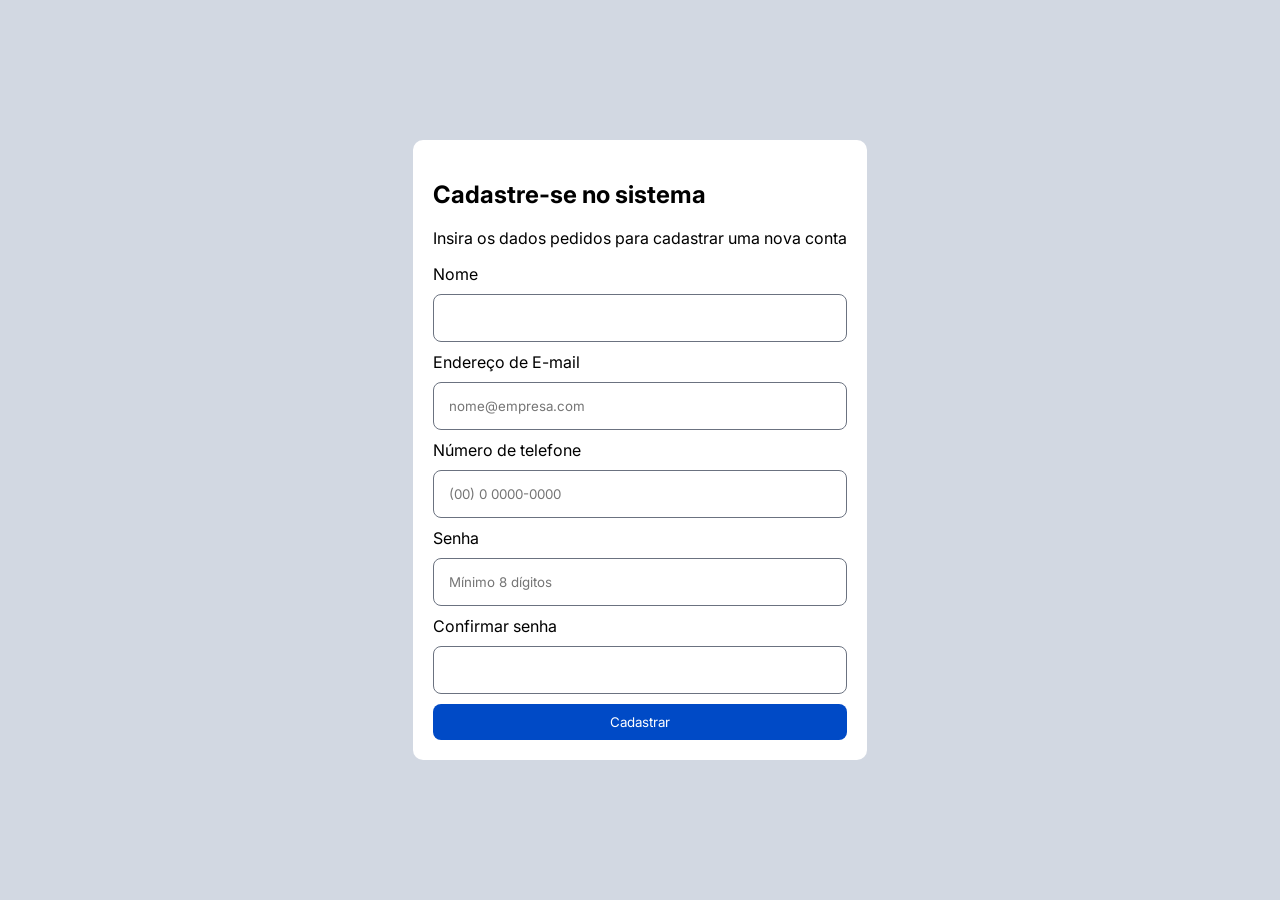
<file: cadastro.html>
<!DOCTYPE html>
<html lang="en">
<head>
    <meta charset="UTF-8">
    <meta name="viewport" content="width=device-width, initial-scale=1.0">
    <title>CONSTrua</title>

    <link rel="stylesheet" href="./frontend/assets/css/cadastro.css">
    <link href="https://fonts.googleapis.com/css2?family=Inter:ital,opsz,wght@0,14..32,100..900;1,14..32,100..900&display=swap" rel="stylesheet">
</head>
<body>
    <div id="container" class="container">
        <header>
            <h2>Cadastre-se no sistema</h2>
            <p>Insira os dados pedidos para cadastrar uma nova conta</p>
        </header>

        <form action="" method="post">
            <label for="nome">Nome</label>
            <input type="text" name="nome" id="nome">

            <label for="email">Endereço de E-mail</label>
            <input type="email" name="email" id="email" placeholder="nome@empresa.com">

            <label for="tel">Número de telefone</label>
            <input type="tel" name="tel" id="tel" placeholder="(00) 0 0000-0000">

            <label for="senha">Senha</label>
            <input type="password" name="senha" id="senha" placeholder="Mínimo 8 dígitos">

            <label for="conf_senha">Confirmar senha</label>
            <input type="password" name="conf_senha" id="conf_senha">

            <button type="submit">Cadastrar</button>
        </form>
    </div>
</body>
</html>
</file>
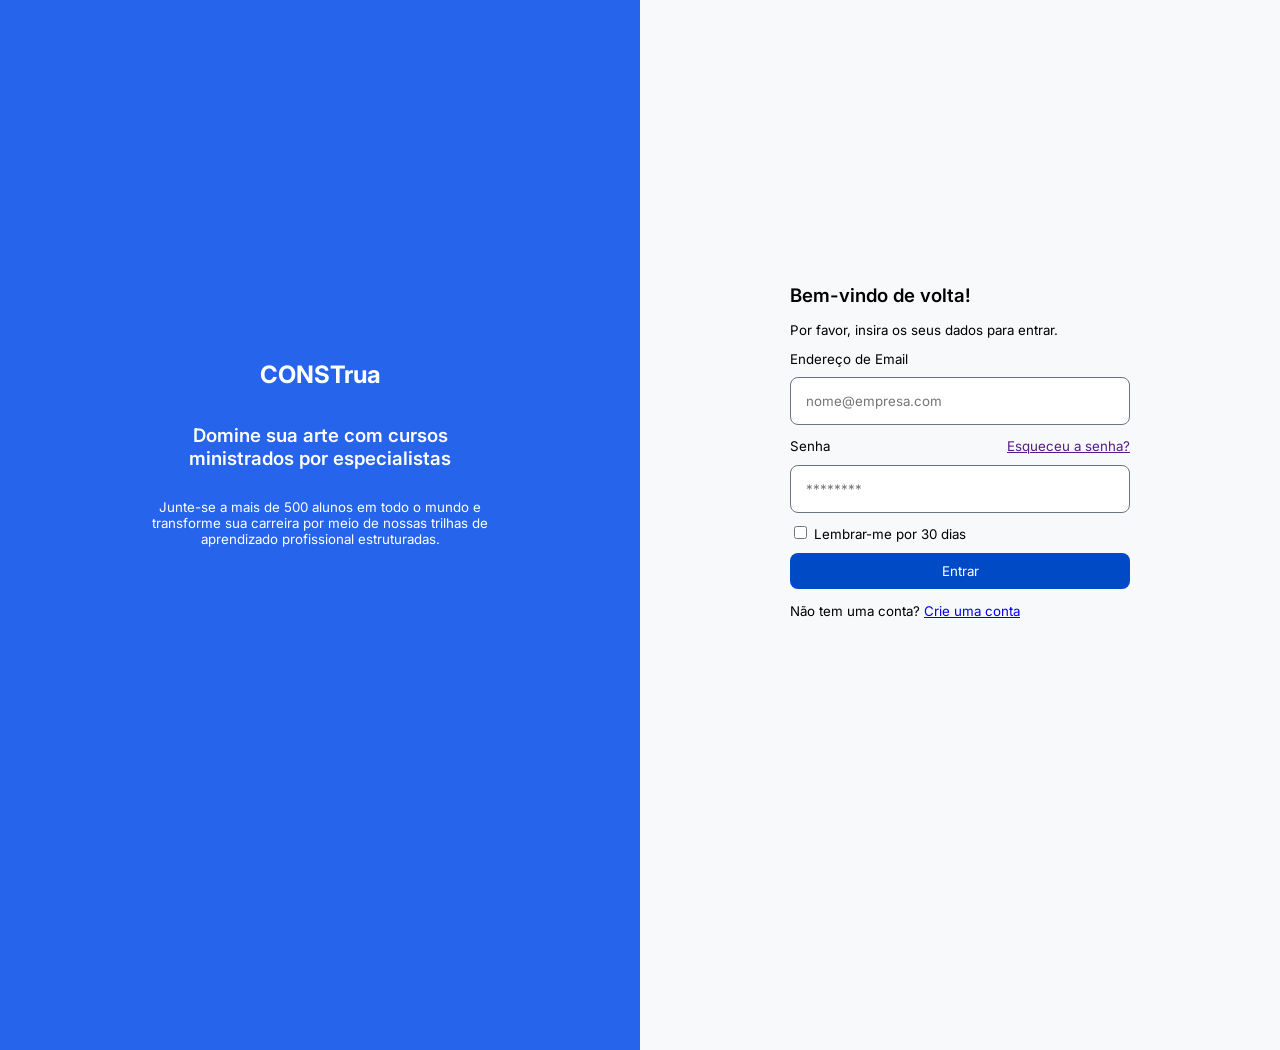
<file: login.html>
<!DOCTYPE html>
<html lang="pt-br">
<head>
    <meta charset="UTF-8">
    <meta name="viewport" content="width=device-width, initial-scale=1.0">
    <title>CONSTrua</title>
    <link rel="stylesheet" href="./frontend/assets/css/login.css">

    <link rel="preconnect" href="https://fonts.googleapis.com">
    <link rel="preconnect" href="https://fonts.gstatic.com" crossorigin>
    <link href="https://fonts.googleapis.com/css2?family=Inter:ital,opsz,wght@0,14..32,100..900;1,14..32,100..900&display=swap" rel="stylesheet">
</head>
<body>
    <section id="left" class="left">
        <h1>CONSTrua</h1>
        <h2>Domine sua arte com cursos ministrados por especialistas</h2>
        <p>Junte-se a mais de 500 alunos em todo o mundo e transforme sua carreira por meio de nossas trilhas de aprendizado profissional estruturadas.</p>
    </section>

    <section id="right" class="right">
        <header>
            <h2>Bem-vindo de volta!</h2>
            <p>Por favor, insira os seus dados para entrar.</p>
        </header>

        <form onsubmit="validarUsuario(event)">
            <label for="email">Endereço de Email</label>
            <input type="text" name="email" id="email" placeholder="nome@empresa.com">

            <div style="width: 100%; display: flex; flex-direction: row;">
                <div style="width: 50%;"><label for="senha">Senha</label></div>
                <div style="float: right; width: 50%; text-align: right ;"><a href="">Esqueceu a senha?</a></div>
            </div>
            <input type="text" name="senha" id="senha" placeholder="********">
        
            <div>
                <div class="form-check">
                    <input class="form-check-input" type="checkbox" value="" id="checkDefault">
                    <label class="form-check-label" for="checkDefault">
                        Lembrar-me por 30 dias
                    </label>
                </div>
            </div>
            
            <button type="submit">Entrar</button>
        </form>

        <p>Não tem uma conta? <a href="./cadastro.html">Crie uma conta</a></p>
        
    </section>

    <script src="./frontend/assets/js/login.js"></script>
</body>
</html>
</file>
<file: frontend/assets/css/cadastro.css>
*{
    font-family: inter;
}

body{
    display: flex;
    flex-direction: row;
    padding: 0px;
    margin: 0px;
    height: 100vh;
    align-items: center;
    justify-content: center;
    background-color: #d2d8e2;
}

div.container{
    background-color: white;
    padding: 20px;
    border: none;
    border-radius: 10px;
}

form{
    display: flex;
    flex-direction: column;
    gap: 10px;
}

button{
    border-radius: 8px;
    border: none;
    background-color: #004AC6;
    color: white;
    padding: 10px;
}

input{
    padding: 15px;
    border: #6B7280 solid 1px;
    box-shadow: none;
    border-radius: 8px;
}
</file>
<file: frontend/assets/css/login.css>
*{
    font-family: inter;
}

body{
    display: flex;
    flex-direction: row;
    padding: 0px;
    margin: 0px;
    height: 100vh;
    align-items: center;
}

section{
    display: flex;
    flex-direction: column;
    width: 100%;
    height: 100%;
    padding: 150px;
    margin: none;
}

section.left{
    background-color: #2564eb;
    color: white;
    align-items: center;
    justify-content: center;
    text-align: center;
}

section.right{
    background-color: #F7F9FB;
    justify-content: center;
}

form{
    display: flex;
    flex-direction: column;
    gap: 10px;
}

h1{
    font: bold;
}

h2{
    font-weight: 600;
    font-size: 14pt;
}

p{
    font-size: 10pt;

}

label{
    font-size: 10pt;
}

a{
    font-size: 10pt;
}

input{
    padding: 15px;
    border: #6B7280 solid 1px;
    box-shadow: none;
    border-radius: 8px;
}

button{
    border-radius: 8px;
    border: none;
    background-color: #004AC6;
    color: white;
    padding: 10px;
}
</file>
